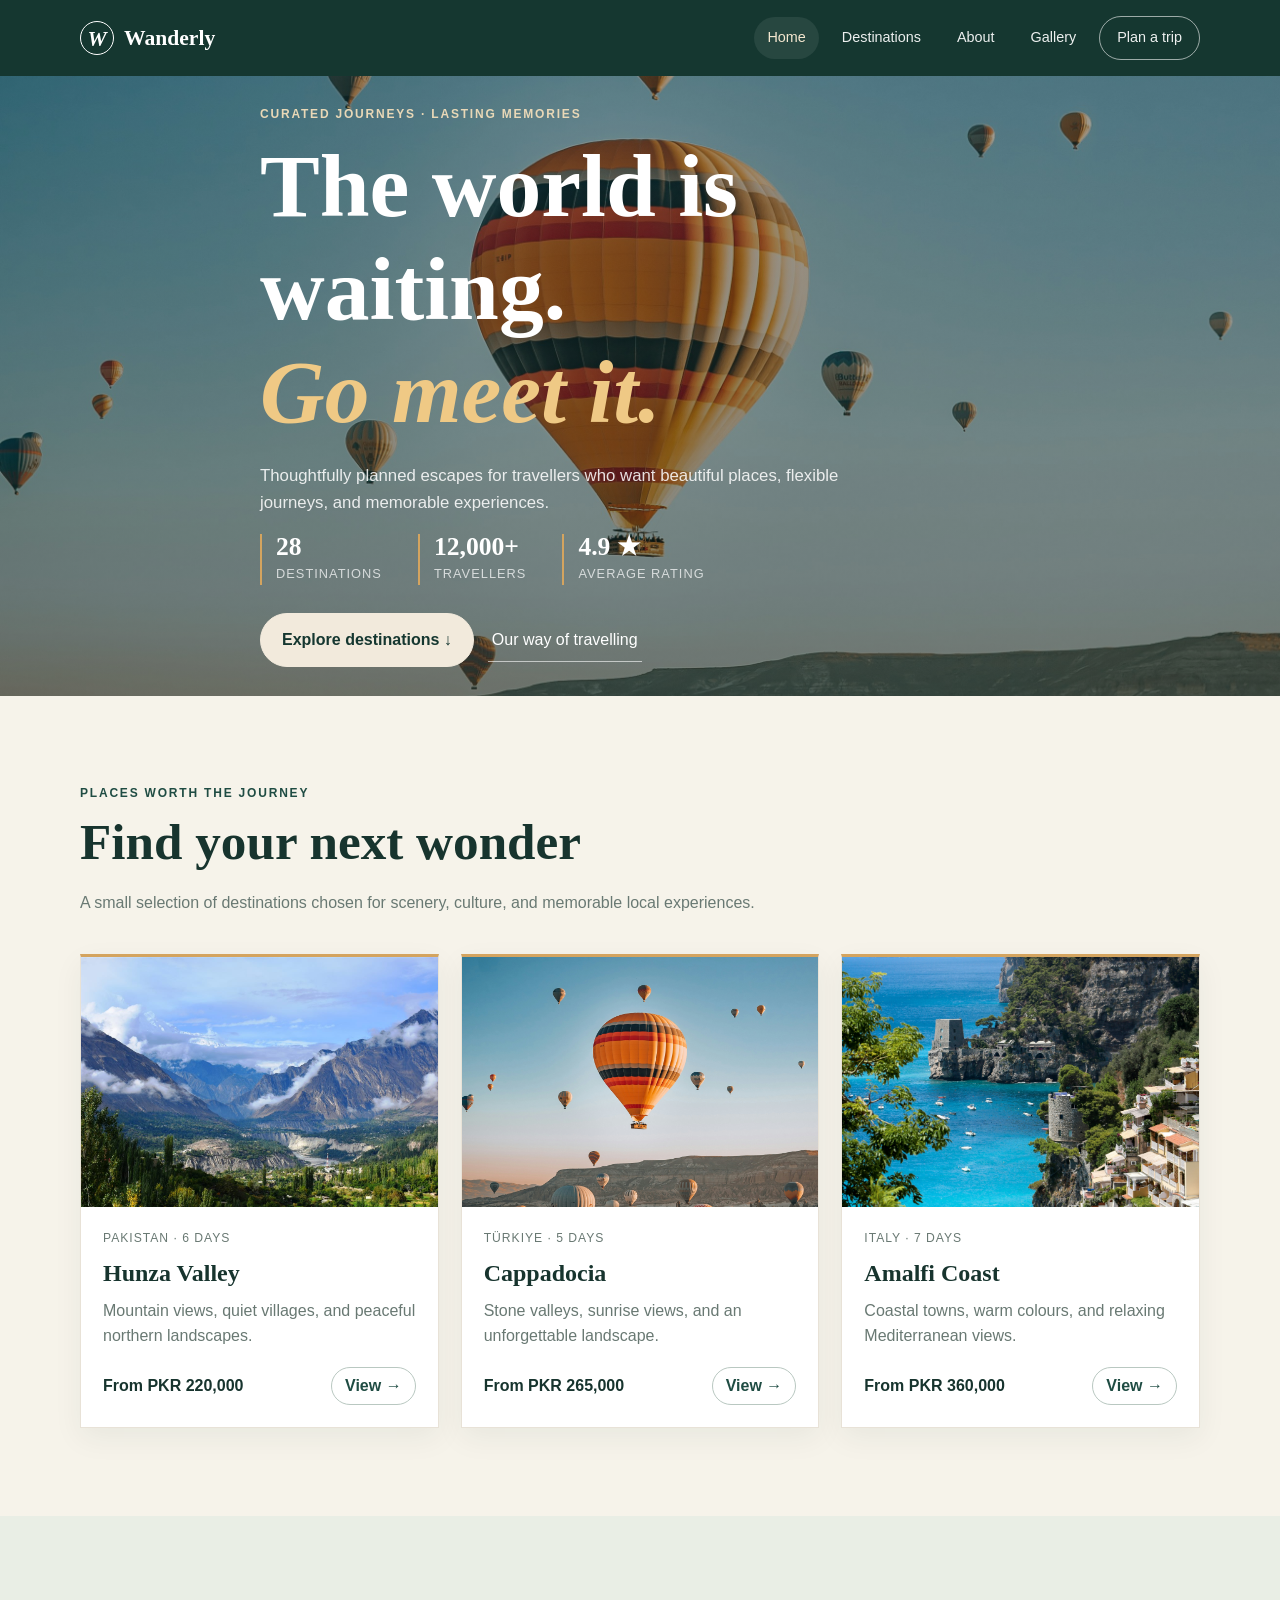
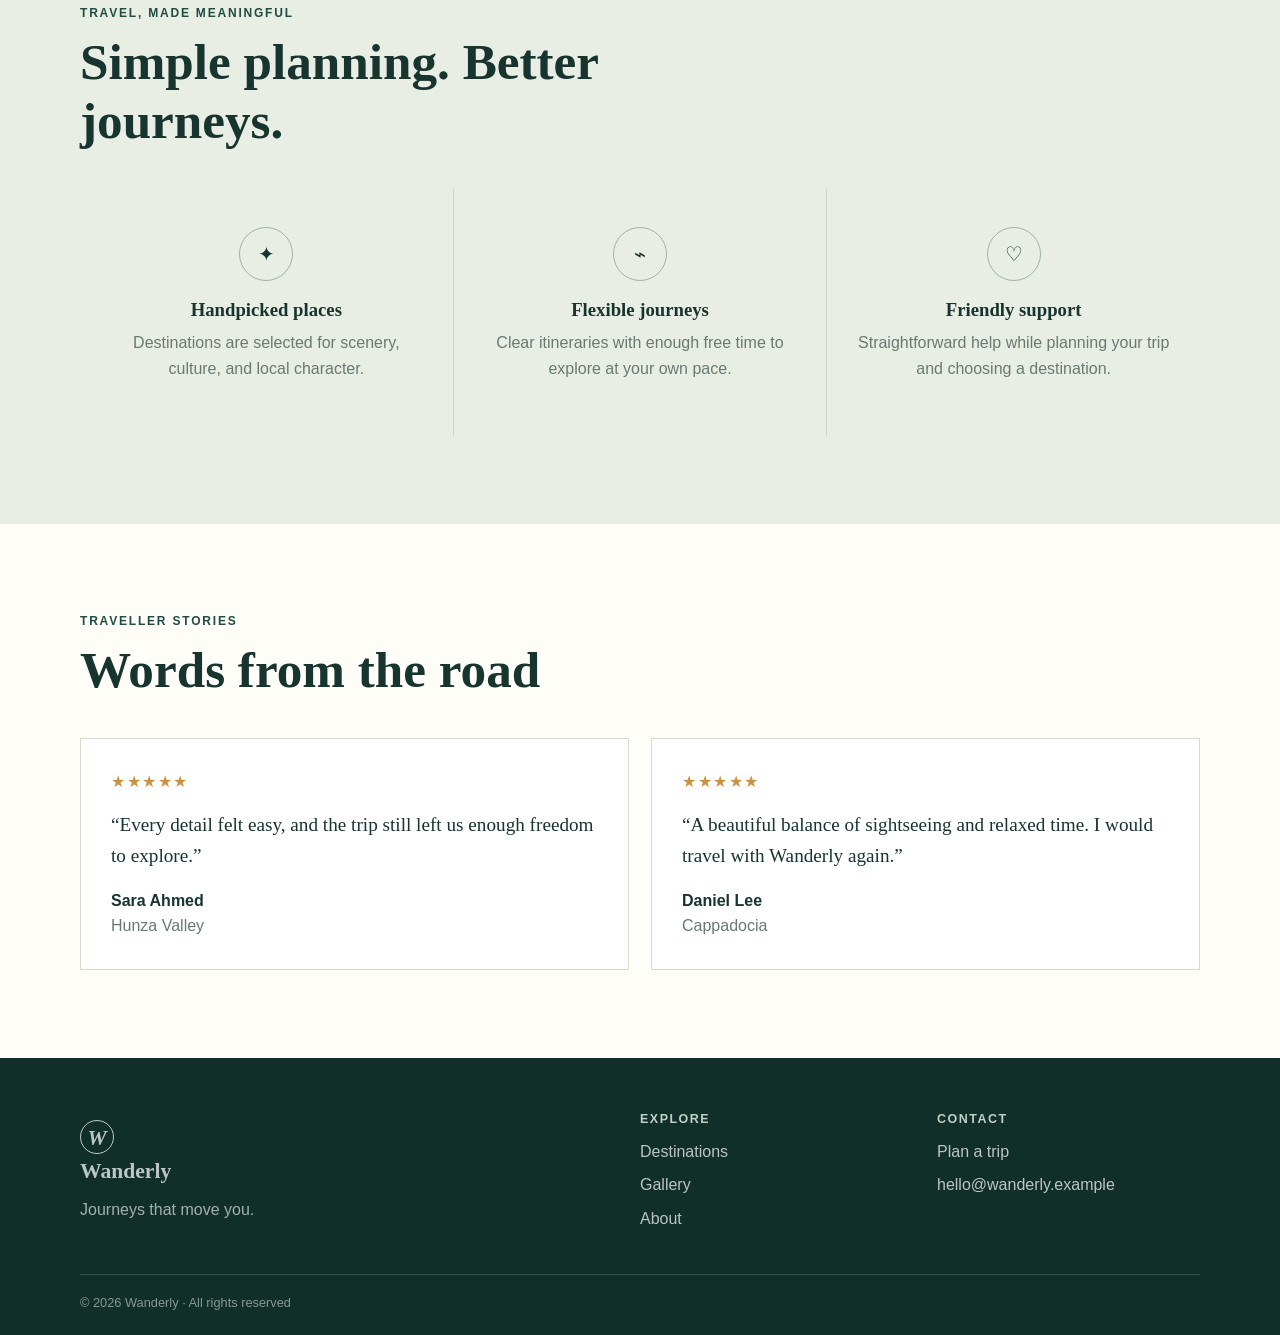
<file: index.html>
<!DOCTYPE html>
<html lang="en">
<head>
  <meta charset="UTF-8">
  <meta name="viewport" content="width=device-width, initial-scale=1.0">
  <link rel="icon" href="images/favicon.png" type="image/png">
  <title>Wanderly | Home</title>
  <link rel="stylesheet" href="css/style.css">
</head>
<body>
  <header class="site-header">
    <nav class="navbar container" aria-label="Main navigation">
      <a class="brand" href="index.html"><span class="brand-mark">W</span>Wanderly</a>
      <button class="menu-button" type="button" aria-label="Open navigation menu"><span></span><span></span><span></span></button>
      <div class="nav-links">
        <a class="active" href="index.html">Home</a>
        <a href="destinations.html">Destinations</a>
        <a href="about.html">About</a>
        <a href="gallery.html">Gallery</a>
        <a class="nav-cta" href="contact.html">Plan a trip</a>
      </div>
    </nav>
  </header>

  <main>
    <section class="hero">
      <div class="container hero-content">
        <p class="eyebrow">Curated journeys · Lasting memories</p>
        <h1>The world is waiting.<br><em>Go meet it.</em></h1>
        <p class="hero-copy">Thoughtfully planned escapes for travellers who want beautiful places, flexible journeys, and memorable experiences.</p>
        <div class="hero-stats">
          <div class="hero-stat"><strong>28</strong><span>Destinations</span></div>
          <div class="hero-stat"><strong>12,000+</strong><span>Travellers</span></div>
          <div class="hero-stat"><strong>4.9 ★</strong><span>Average Rating</span></div>
        </div>
        <div class="hero-actions">
          <a class="button button-primary" href="#featured-destinations">Explore destinations ↓</a>
          <a class="hero-link" href="about.html">Our way of travelling</a>
        </div>
      </div>
    </section>

    <section class="section" id="featured-destinations">
      <div class="container">
        <div class="section-intro">
          <p class="eyebrow">Places worth the journey</p>
          <h2>Find your next wonder</h2>
          <p class="muted">A small selection of destinations chosen for scenery, culture, and memorable local experiences.</p>
        </div>

        <div class="card-grid">
          <article class="card">
            <img src="images/hunza-valley.jpg" alt="Hunza Valley mountains">
            <div class="card-body"><p class="card-meta">Pakistan · 6 days</p><h3>Hunza Valley</h3><p class="muted">Mountain views, quiet villages, and peaceful northern landscapes.</p><div class="card-row"><span class="card-price">From PKR 220,000</span><a href="destinations.html">View →</a></div></div>
          </article>
          <article class="card">
            <img src="images/cappadocia.jpg" alt="Cappadocia landscape">
            <div class="card-body"><p class="card-meta">Türkiye · 5 days</p><h3>Cappadocia</h3><p class="muted">Stone valleys, sunrise views, and an unforgettable landscape.</p><div class="card-row"><span class="card-price">From PKR 265,000</span><a href="destinations.html">View →</a></div></div>
          </article>
          <article class="card">
            <img src="images/amalfi.jpg" alt="Amalfi Coast">
            <div class="card-body"><p class="card-meta">Italy · 7 days</p><h3>Amalfi Coast</h3><p class="muted">Coastal towns, warm colours, and relaxing Mediterranean views.</p><div class="card-row"><span class="card-price">From PKR 360,000</span><a href="destinations.html">View →</a></div></div>
          </article>
        </div>
      </div>
    </section>

    <section class="section services">
      <div class="container">
        <div class="section-intro"><p class="eyebrow">Travel, made meaningful</p><h2>Simple planning. Better journeys.</h2></div>
        <div class="service-grid">
          <article class="service-card"><span class="service-icon">✦</span><h3>Handpicked places</h3><p class="muted">Destinations are selected for scenery, culture, and local character.</p></article>
          <article class="service-card"><span class="service-icon">⌁</span><h3>Flexible journeys</h3><p class="muted">Clear itineraries with enough free time to explore at your own pace.</p></article>
          <article class="service-card"><span class="service-icon">♡</span><h3>Friendly support</h3><p class="muted">Straightforward help while planning your trip and choosing a destination.</p></article>
        </div>
      </div>
    </section>

    <section class="section testimonials">
      <div class="container">
        <div class="section-intro"><p class="eyebrow">Traveller stories</p><h2>Words from the road</h2></div>
        <div class="review-grid">
          <figure class="review"><div class="stars">★★★★★</div><blockquote>“Every detail felt easy, and the trip still left us enough freedom to explore.”</blockquote><figcaption><strong>Sara Ahmed</strong><br><span class="muted">Hunza Valley</span></figcaption></figure>
          <figure class="review"><div class="stars">★★★★★</div><blockquote>“A beautiful balance of sightseeing and relaxed time. I would travel with Wanderly again.”</blockquote><figcaption><strong>Daniel Lee</strong><br><span class="muted">Cappadocia</span></figcaption></figure>
        </div>
      </div>
    </section>
  </main>

  <footer class="footer">
    <div class="container footer-grid"><div><a class="brand" href="index.html"><span class="brand-mark">W</span>Wanderly</a><p>Journeys that move you.</p></div><div><h3>Explore</h3><a href="destinations.html">Destinations</a><a href="gallery.html">Gallery</a><a href="about.html">About</a></div><div><h3>Contact</h3><a href="contact.html">Plan a trip</a><a href="mailto:hello@wanderly.example">hello@wanderly.example</a></div></div>
    <div class="container copyright">© 2026 Wanderly · All rights reserved</div>
  </footer>
  <script src="js/script.js"></script>
</body>
</html>
</file>
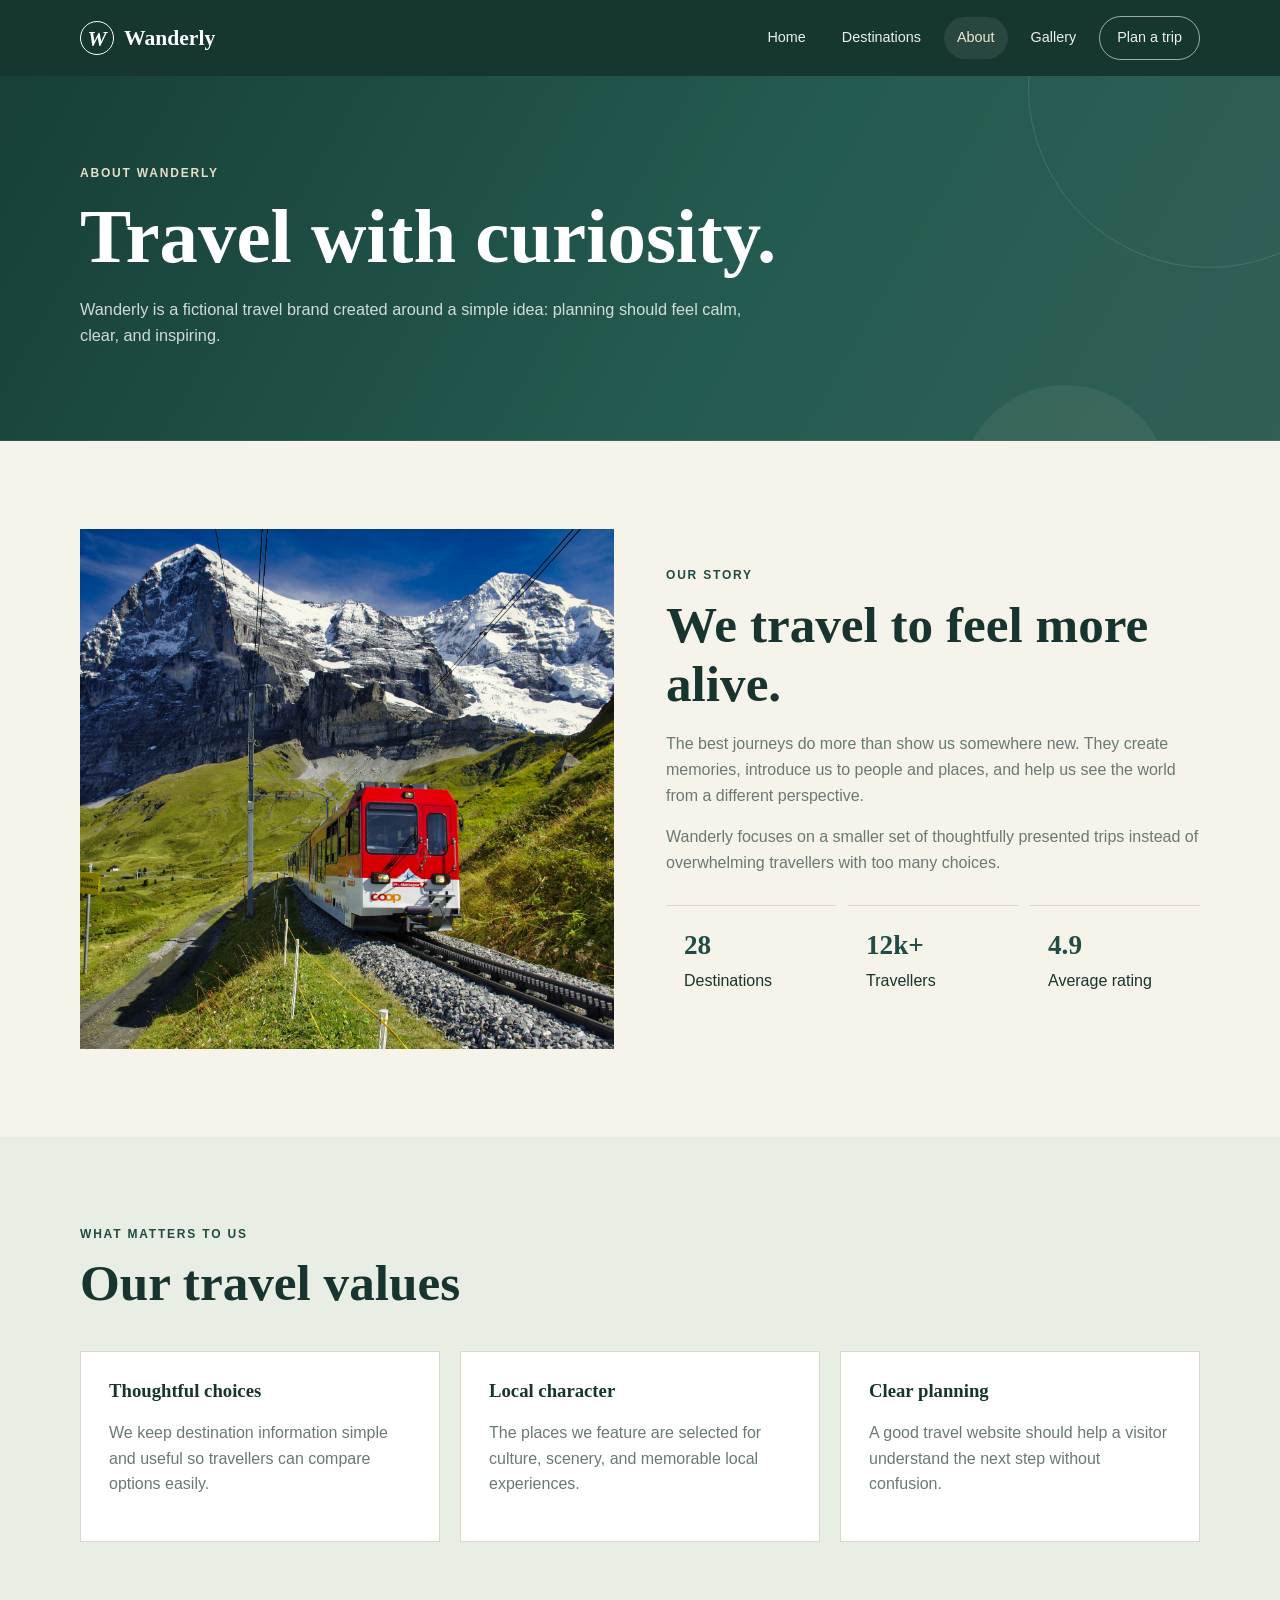
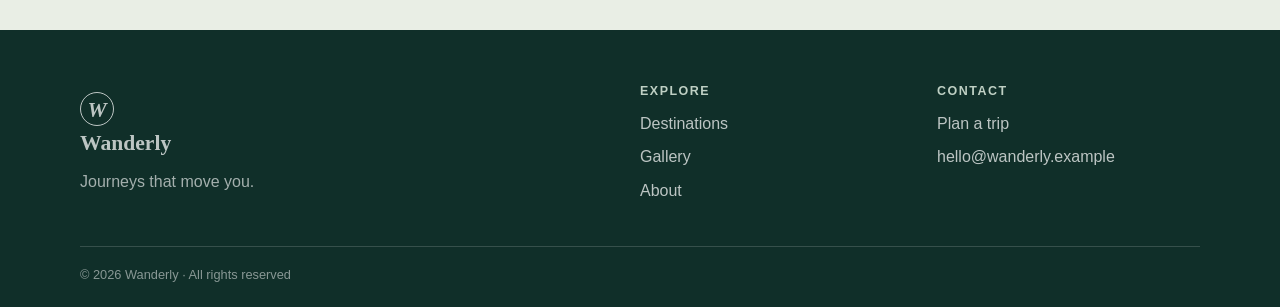
<file: about.html>
<!DOCTYPE html>
<html lang="en">
<head>
  <meta charset="UTF-8">
  <meta name="viewport" content="width=device-width, initial-scale=1.0">
  <link rel="icon" href="images/favicon.png" type="image/png">
  <title>Wanderly | About</title>
  <link rel="stylesheet" href="css/style.css">
</head>
<body>
  <header class="site-header"><nav class="navbar container" aria-label="Main navigation"><a class="brand" href="index.html"><span class="brand-mark">W</span>Wanderly</a><button class="menu-button" type="button" aria-label="Open navigation menu"><span></span><span></span><span></span></button><div class="nav-links"><a href="index.html">Home</a><a href="destinations.html">Destinations</a><a class="active" href="about.html">About</a><a href="gallery.html">Gallery</a><a class="nav-cta" href="contact.html">Plan a trip</a></div></nav></header>

  <main>
    <section class="page-hero"><div class="container"><p class="eyebrow">About Wanderly</p><h1>Travel with curiosity.</h1><p>Wanderly is a fictional travel brand created around a simple idea: planning should feel calm, clear, and inspiring.</p></div></section>

    <section class="section"><div class="container about-grid"><img src="images/swiss-alps.jpg" alt="Traveller viewing mountains"><div><p class="eyebrow">Our story</p><h2>We travel to feel more alive.</h2><p class="muted">The best journeys do more than show us somewhere new. They create memories, introduce us to people and places, and help us see the world from a different perspective.</p><p class="muted">Wanderly focuses on a smaller set of thoughtfully presented trips instead of overwhelming travellers with too many choices.</p><div class="stats"><div class="stat"><strong>28</strong><span>Destinations</span></div><div class="stat"><strong>12k+</strong><span>Travellers</span></div><div class="stat"><strong>4.9</strong><span>Average rating</span></div></div></div></div></section>

    <section class="section services"><div class="container"><div class="section-intro"><p class="eyebrow">What matters to us</p><h2>Our travel values</h2></div><div class="values-grid"><article class="value-box"><h3>Thoughtful choices</h3><p class="muted">We keep destination information simple and useful so travellers can compare options easily.</p></article><article class="value-box"><h3>Local character</h3><p class="muted">The places we feature are selected for culture, scenery, and memorable local experiences.</p></article><article class="value-box"><h3>Clear planning</h3><p class="muted">A good travel website should help a visitor understand the next step without confusion.</p></article></div></div></section>
  </main>

  <footer class="footer"><div class="container footer-grid"><div><a class="brand" href="index.html"><span class="brand-mark">W</span>Wanderly</a><p>Journeys that move you.</p></div><div><h3>Explore</h3><a href="destinations.html">Destinations</a><a href="gallery.html">Gallery</a><a href="about.html">About</a></div><div><h3>Contact</h3><a href="contact.html">Plan a trip</a><a href="mailto:hello@wanderly.example">hello@wanderly.example</a></div></div><div class="container copyright">© 2026 Wanderly · All rights reserved</div></footer>
  <script src="js/script.js"></script>
</body>
</html>
</file>
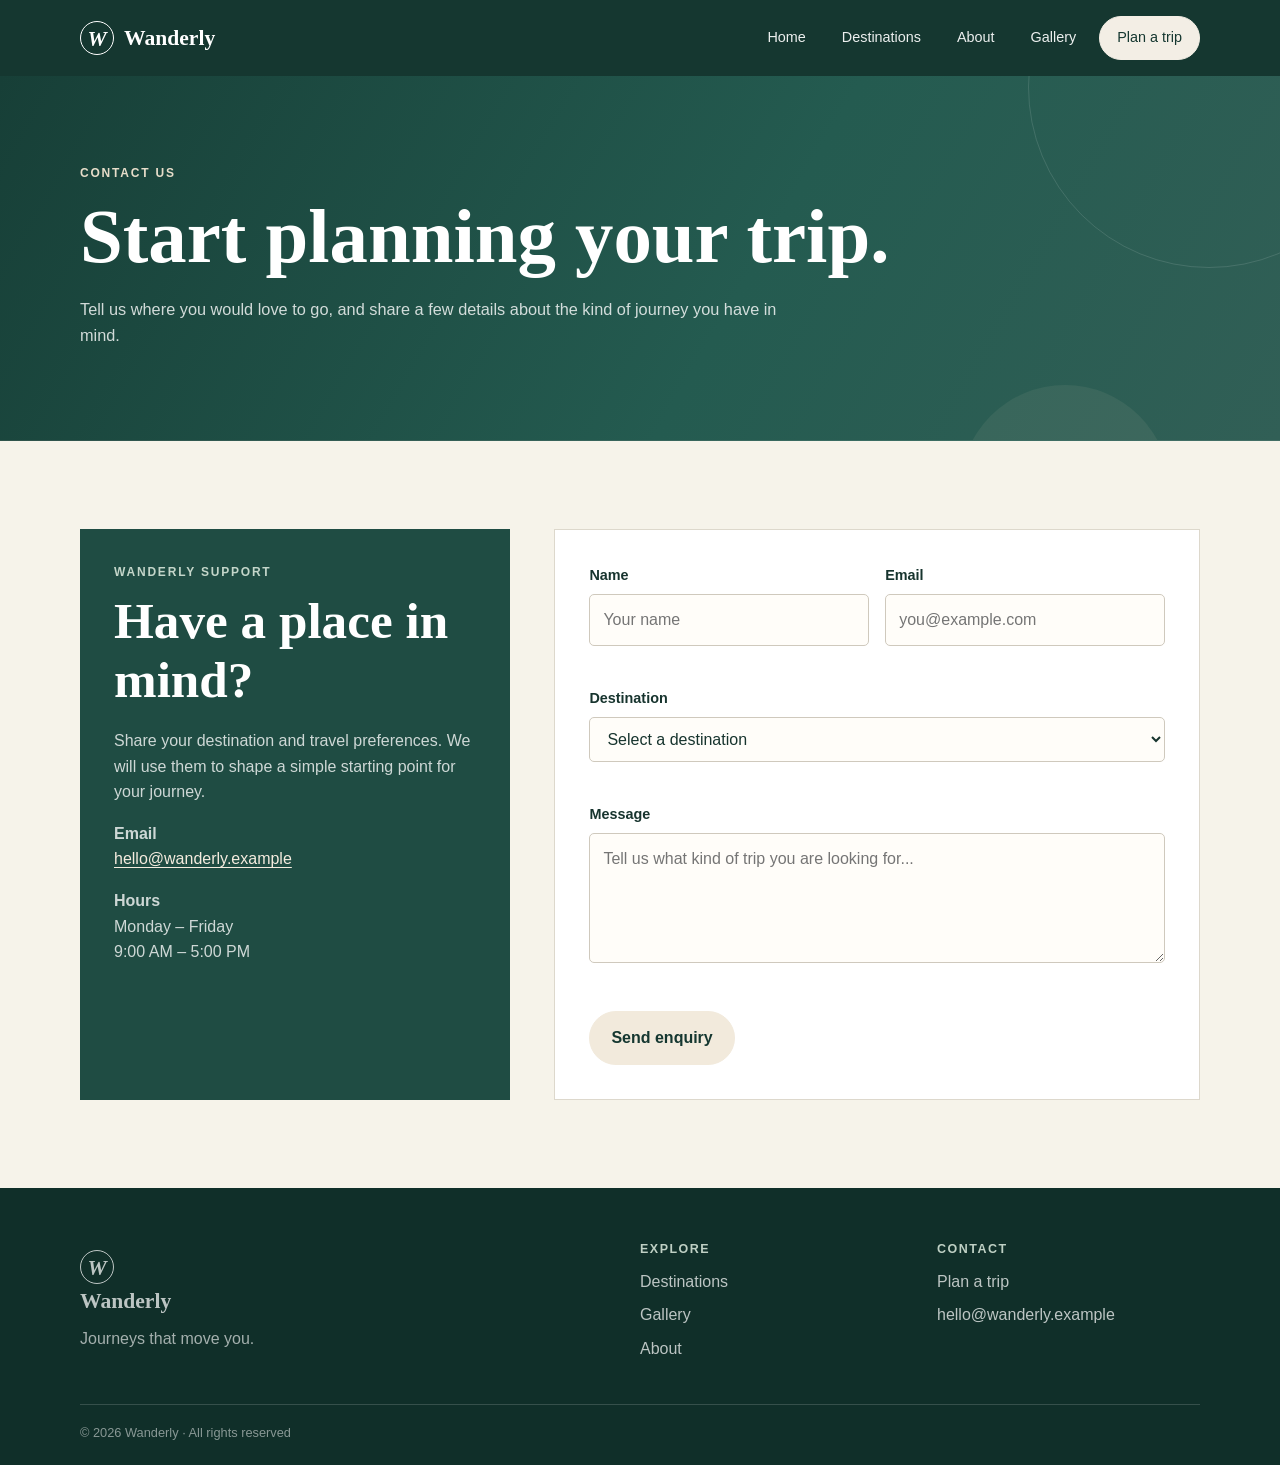
<file: contact.html>
<!DOCTYPE html>
<html lang="en">
<head>
  <meta charset="UTF-8">
  <meta name="viewport" content="width=device-width, initial-scale=1.0">
  <link rel="icon" href="images/favicon.png" type="image/png">
  <title>Wanderly | Contact</title>
  <link rel="stylesheet" href="css/style.css">
</head>
<body>
  <header class="site-header"><nav class="navbar container" aria-label="Main navigation"><a class="brand" href="index.html"><span class="brand-mark">W</span>Wanderly</a><button class="menu-button" type="button" aria-label="Open navigation menu"><span></span><span></span><span></span></button><div class="nav-links"><a href="index.html">Home</a><a href="destinations.html">Destinations</a><a href="about.html">About</a><a href="gallery.html">Gallery</a><a class="nav-cta active" href="contact.html">Plan a trip</a></div></nav></header>

  <main>
    <section class="page-hero"><div class="container"><p class="eyebrow">Contact us</p><h1>Start planning your trip.</h1><p>Tell us where you would love to go, and share a few details about the kind of journey you have in mind.</p></div></section>

    <section class="section"><div class="container contact-grid">
      <aside class="contact-info"><p class="eyebrow" style="color:#c4d6ca">Wanderly support</p><h2>Have a place in mind?</h2><p>Share your destination and travel preferences. We will use them to shape a simple starting point for your journey.</p><p><strong>Email</strong><br><a href="mailto:hello@wanderly.example">hello@wanderly.example</a></p><p><strong>Hours</strong><br>Monday – Friday<br>9:00 AM – 5:00 PM</p></aside>

      <form class="contact-form" id="contactForm" novalidate>
        <div class="form-row">
          <div class="form-group"><label for="name">Name</label><input id="name" type="text" placeholder="Your name"><p class="error" id="nameError"></p></div>
          <div class="form-group"><label for="email">Email</label><input id="email" type="email" placeholder="you@example.com"><p class="error" id="emailError"></p></div>
        </div>
        <div class="form-group"><label for="destination">Destination</label><select id="destination"><option value="">Select a destination</option><option>Hunza Valley</option><option>Cappadocia</option><option>Amalfi Coast</option><option>Bali</option><option>Kyoto</option><option>Swiss Alps</option></select><p class="error" id="destinationError"></p></div>
        <div class="form-group"><label for="message">Message</label><textarea id="message" placeholder="Tell us what kind of trip you are looking for..."></textarea><p class="error" id="messageError"></p></div>
        <button class="button button-primary" type="submit">Send enquiry</button>
        <p class="success-message" id="successMessage" role="status"></p>
      </form>
    </div></section>
  </main>

  <footer class="footer"><div class="container footer-grid"><div><a class="brand" href="index.html"><span class="brand-mark">W</span>Wanderly</a><p>Journeys that move you.</p></div><div><h3>Explore</h3><a href="destinations.html">Destinations</a><a href="gallery.html">Gallery</a><a href="about.html">About</a></div><div><h3>Contact</h3><a href="contact.html">Plan a trip</a><a href="mailto:hello@wanderly.example">hello@wanderly.example</a></div></div><div class="container copyright">© 2026 Wanderly · All rights reserved</div></footer>
  <script src="js/script.js"></script>
</body>
</html>
</file>
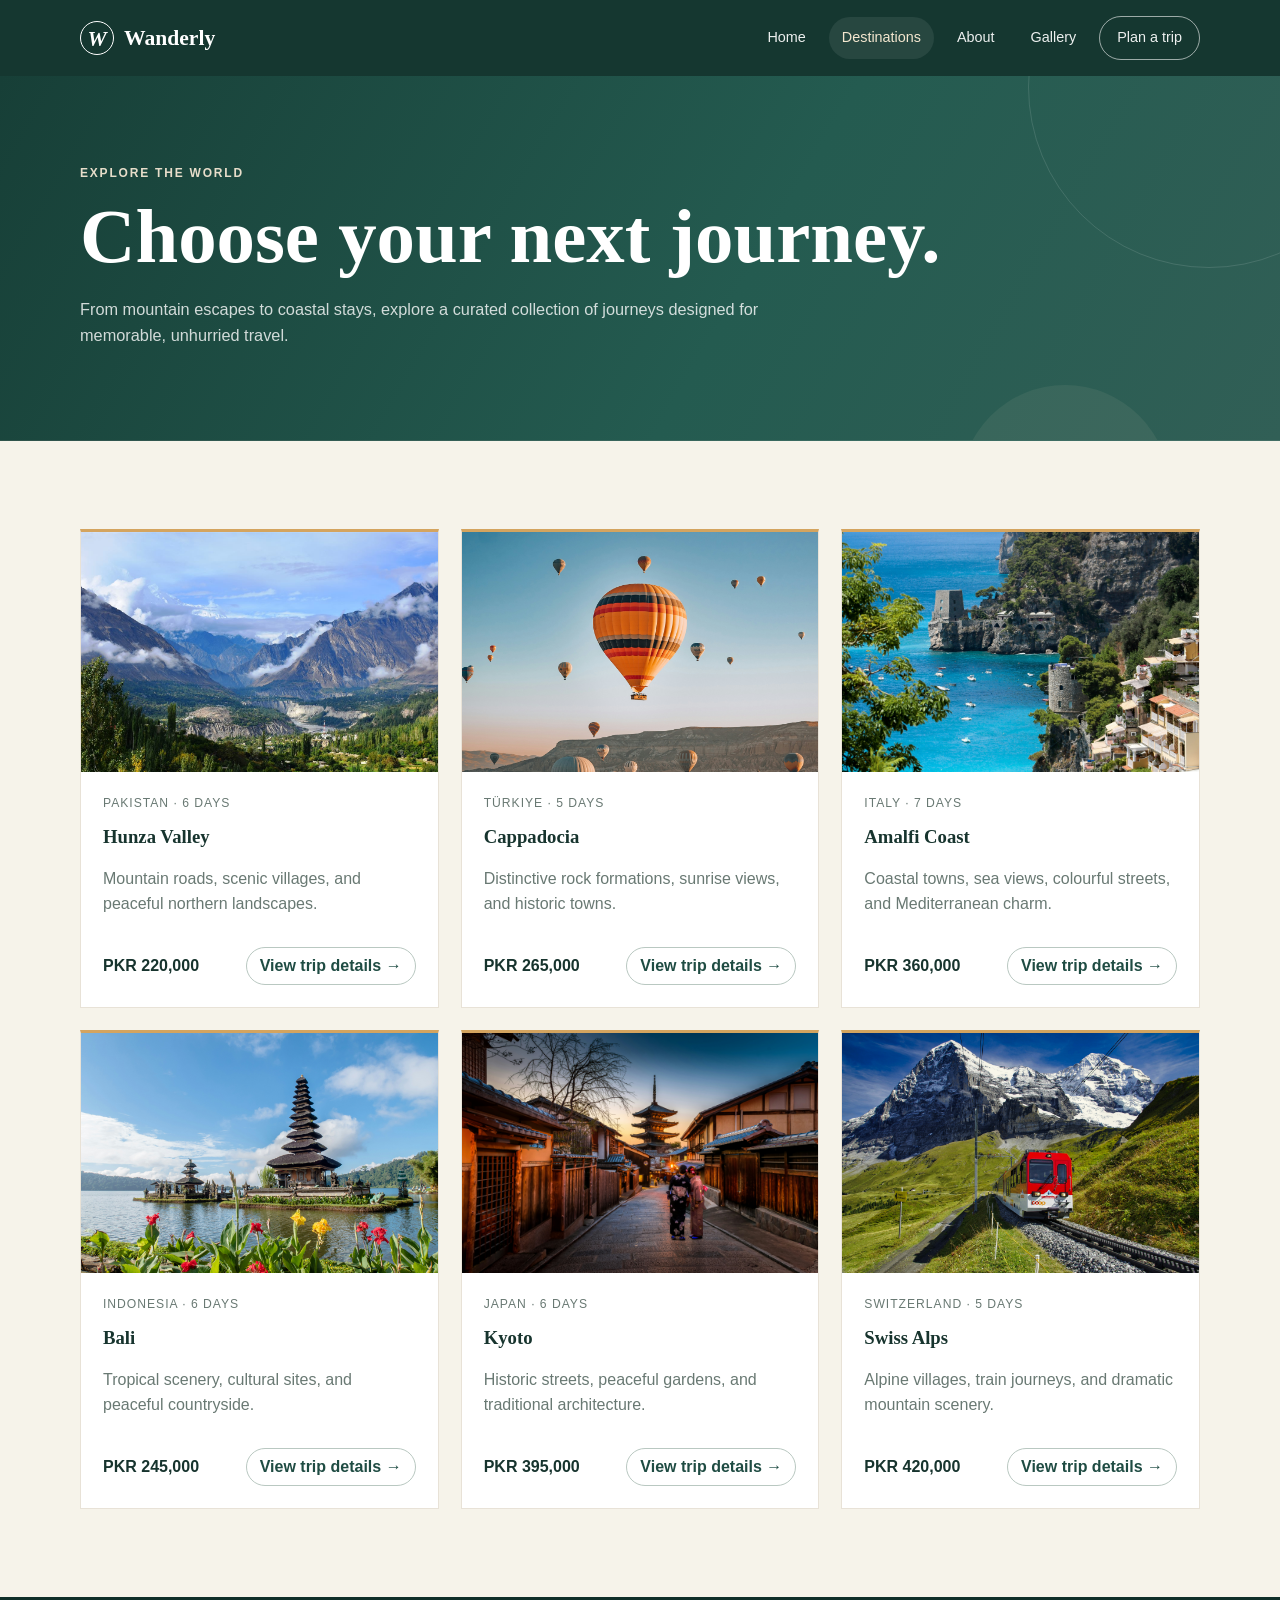
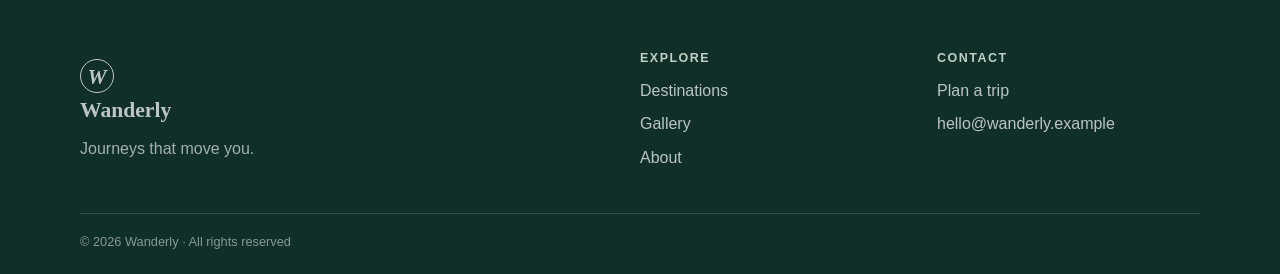
<file: destinations.html>
<!DOCTYPE html>
<html lang="en">
<head>
  <meta charset="UTF-8">
  <meta name="viewport" content="width=device-width, initial-scale=1.0">
  <link rel="icon" href="images/favicon.png" type="image/png">
  <title>Wanderly | Destinations</title>
  <link rel="stylesheet" href="css/style.css">
</head>
<body>
  <header class="site-header"><nav class="navbar container" aria-label="Main navigation"><a class="brand" href="index.html"><span class="brand-mark">W</span>Wanderly</a><button class="menu-button" type="button" aria-label="Open navigation menu"><span></span><span></span><span></span></button><div class="nav-links"><a href="index.html">Home</a><a class="active" href="destinations.html">Destinations</a><a href="about.html">About</a><a href="gallery.html">Gallery</a><a class="nav-cta" href="contact.html">Plan a trip</a></div></nav></header>

  <main>
    <section class="page-hero"><div class="container"><p class="eyebrow">Explore the world</p><h1>Choose your next journey.</h1><p>From mountain escapes to coastal stays, explore a curated collection of journeys designed for memorable, unhurried travel.</p></div></section>

    <section class="section"><div class="container"><div class="destination-grid">
      <article class="destination-card"><img src="images/hunza-valley.jpg" alt="Hunza Valley"><div class="card-body"><p class="card-meta">Pakistan · 6 days</p><h3>Hunza Valley</h3><p class="muted">Mountain roads, scenic villages, and peaceful northern landscapes.</p><div class="card-row"><span class="card-price">PKR 220,000</span><button class="text-button details-button" data-name="Hunza Valley" data-country="Pakistan · 6 days" data-description="A six-day trip focused on scenic drives, mountain viewpoints, local villages, and relaxed exploration in northern Pakistan.">View trip details →</button></div></div></article>
      <article class="destination-card"><img src="images/cappadocia.jpg" alt="Cappadocia"><div class="card-body"><p class="card-meta">Türkiye · 5 days</p><h3>Cappadocia</h3><p class="muted">Distinctive rock formations, sunrise views, and historic towns.</p><div class="card-row"><span class="card-price">PKR 265,000</span><button class="text-button details-button" data-name="Cappadocia" data-country="Türkiye · 5 days" data-description="A five-day journey with valley walks, viewpoints, historic areas, and time to enjoy Cappadocia's famous sunrise atmosphere.">View trip details →</button></div></div></article>
      <article class="destination-card"><img src="images/amalfi.jpg" alt="Amalfi Coast"><div class="card-body"><p class="card-meta">Italy · 7 days</p><h3>Amalfi Coast</h3><p class="muted">Coastal towns, sea views, colourful streets, and Mediterranean charm.</p><div class="card-row"><span class="card-price">PKR 360,000</span><button class="text-button details-button" data-name="Amalfi Coast" data-country="Italy · 7 days" data-description="A seven-day coastal escape combining seaside towns, scenic viewpoints, local food, and plenty of relaxed walking time.">View trip details →</button></div></div></article>
      <article class="destination-card"><img src="images/bali.jpg" alt="Bali"><div class="card-body"><p class="card-meta">Indonesia · 6 days</p><h3>Bali</h3><p class="muted">Tropical scenery, cultural sites, and peaceful countryside.</p><div class="card-row"><span class="card-price">PKR 245,000</span><button class="text-button details-button" data-name="Bali" data-country="Indonesia · 6 days" data-description="A six-day tropical trip with cultural stops, green landscapes, relaxed mornings, and time near the coast.">View trip details →</button></div></div></article>
      <article class="destination-card"><img src="images/kyoto.jpg" alt="Kyoto"><div class="card-body"><p class="card-meta">Japan · 6 days</p><h3>Kyoto</h3><p class="muted">Historic streets, peaceful gardens, and traditional architecture.</p><div class="card-row"><span class="card-price">PKR 395,000</span><button class="text-button details-button" data-name="Kyoto" data-country="Japan · 6 days" data-description="A six-day city journey built around temples, gardens, historic neighbourhoods, and calm cultural experiences.">View trip details →</button></div></div></article>
      <article class="destination-card"><img src="images/swiss-alps.jpg" alt="Swiss Alps"><div class="card-body"><p class="card-meta">Switzerland · 5 days</p><h3>Swiss Alps</h3><p class="muted">Alpine villages, train journeys, and dramatic mountain scenery.</p><div class="card-row"><span class="card-price">PKR 420,000</span><button class="text-button details-button" data-name="Swiss Alps" data-country="Switzerland · 5 days" data-description="A five-day alpine escape with mountain views, scenic train routes, small towns, and easy outdoor exploration.">View trip details →</button></div></div></article>
    </div></div></section>
  </main>

  <div class="modal" id="destinationModal" role="dialog" aria-modal="true" aria-labelledby="modalTitle"><div class="modal-box"><button class="modal-close" type="button" aria-label="Close modal">×</button><p class="eyebrow" id="modalCountry"></p><h2 id="modalTitle">Destination</h2><p class="muted" id="modalText"></p><ul class="modal-list"><li>Flexible daily schedule</li><li>Selected sightseeing stops</li><li>Time for independent exploration</li></ul><a class="button button-primary" href="contact.html">Ask about this trip</a></div></div>

  <footer class="footer"><div class="container footer-grid"><div><a class="brand" href="index.html"><span class="brand-mark">W</span>Wanderly</a><p>Journeys that move you.</p></div><div><h3>Explore</h3><a href="destinations.html">Destinations</a><a href="gallery.html">Gallery</a><a href="about.html">About</a></div><div><h3>Contact</h3><a href="contact.html">Plan a trip</a><a href="mailto:hello@wanderly.example">hello@wanderly.example</a></div></div><div class="container copyright">© 2026 Wanderly · All rights reserved</div></footer>
  <script src="js/script.js"></script>
</body>
</html>
</file>
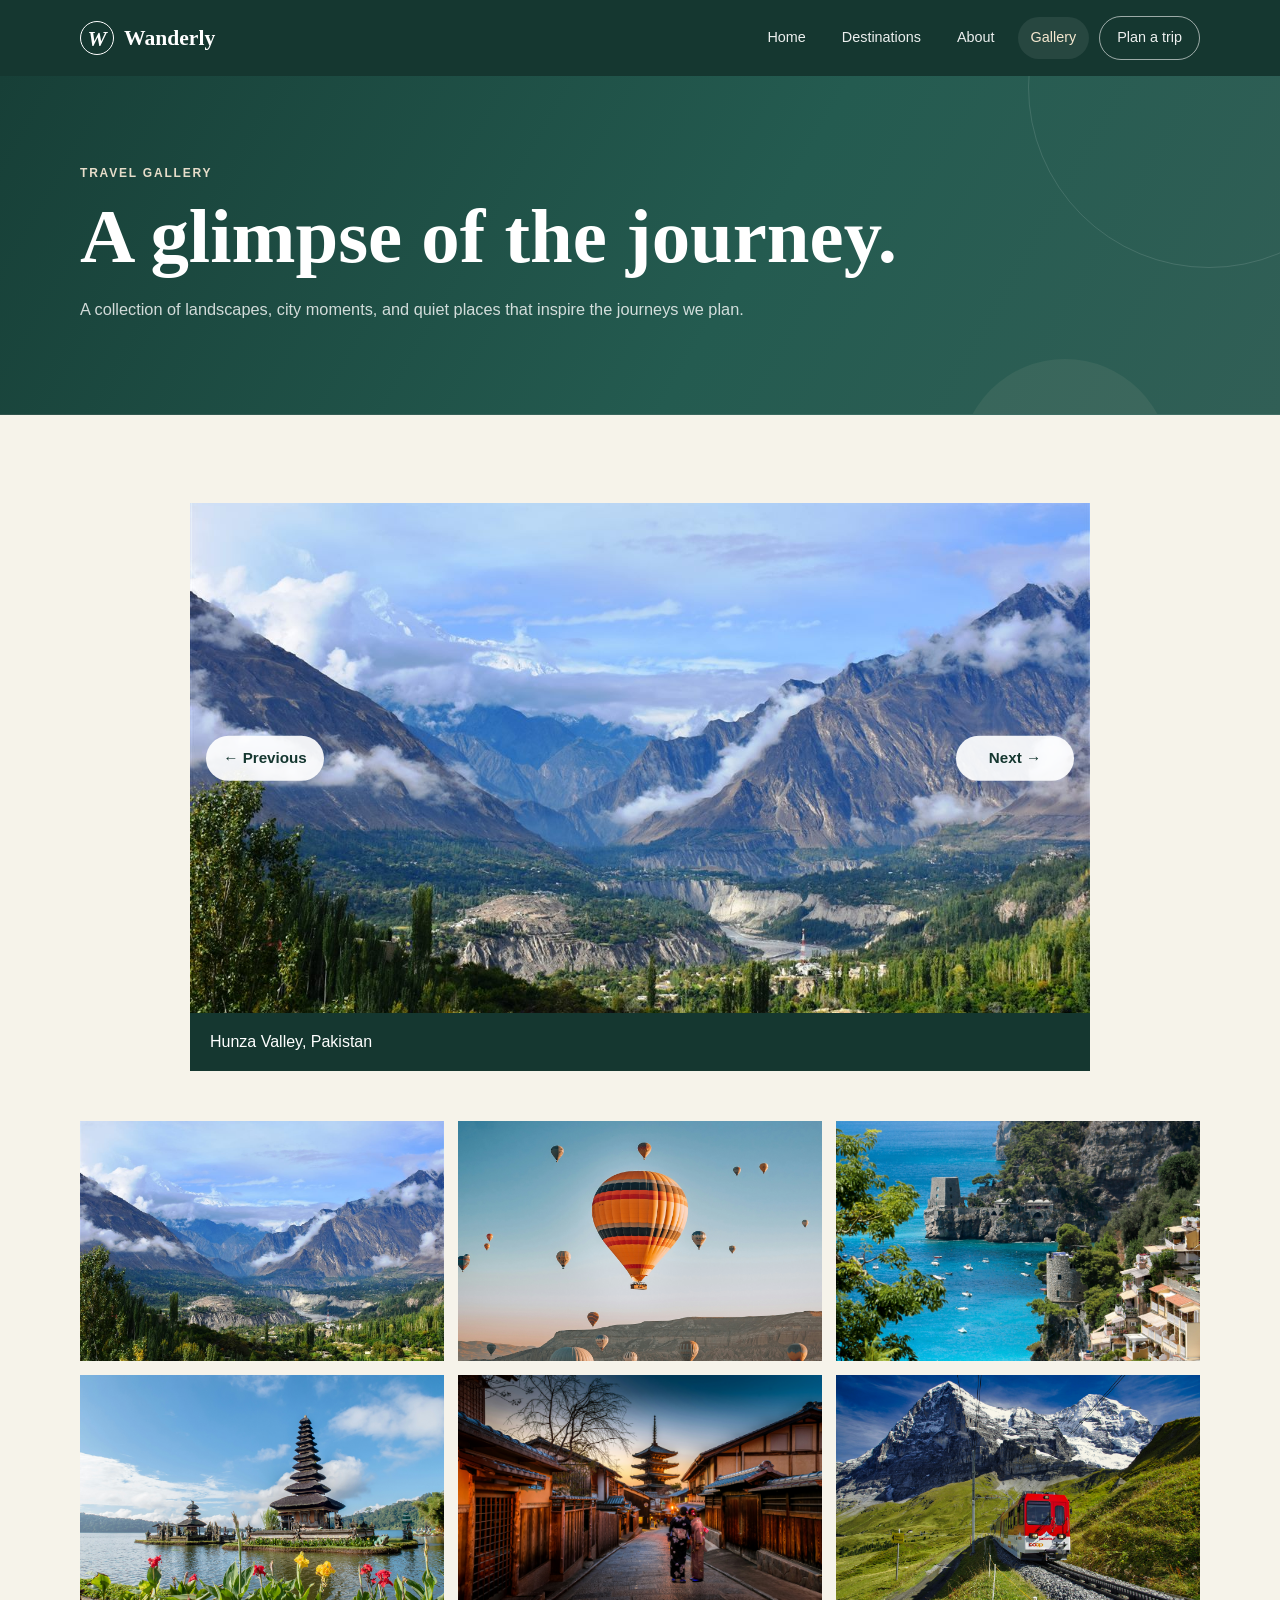
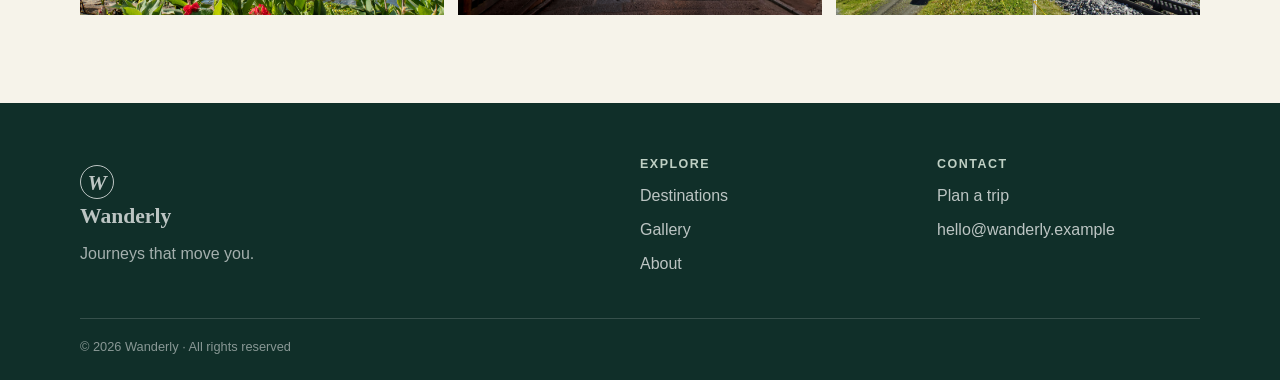
<file: gallery.html>
<!DOCTYPE html>
<html lang="en">
<head>
  <meta charset="UTF-8">
  <meta name="viewport" content="width=device-width, initial-scale=1.0">
  <link rel="icon" href="images/favicon.png" type="image/png">
  <title>Wanderly | Gallery</title>
  <link rel="stylesheet" href="css/style.css">
</head>

<body>

  <header class="site-header">
    <nav class="navbar container" aria-label="Main navigation">

      <a class="brand" href="index.html">
        <span class="brand-mark">W</span>
        Wanderly
      </a>

      <button class="menu-button" type="button" aria-label="Open navigation menu">
        <span></span>
        <span></span>
        <span></span>
      </button>

      <div class="nav-links">
        <a href="index.html">Home</a>
        <a href="destinations.html">Destinations</a>
        <a href="about.html">About</a>
        <a class="active" href="gallery.html">Gallery</a>
        <a class="nav-cta" href="contact.html">Plan a trip</a>
      </div>

    </nav>
  </header>

  <main>

    <section class="page-hero">
      <div class="container">
        <p class="eyebrow">Travel gallery</p>

        <h1>A glimpse of the journey.</h1>

        <p>
          A collection of landscapes, city moments, and quiet places
          that inspire the journeys we plan.
        </p>
      </div>
    </section>

    <section class="section">
      <div class="container">

        <div class="slider">

          <img
            id="sliderImage"
            src="images/hunza-valley.jpg"
            alt="Hunza Valley, Pakistan"
          >

          <button
            class="slider-button prev"
            type="button"
            aria-label="Previous image"
          >
            ← Previous
          </button>

          <button
            class="slider-button next"
            type="button"
            aria-label="Next image"
          >
            Next →
          </button>

          <div class="slider-caption" id="sliderCaption">
            Hunza Valley, Pakistan
          </div>

        </div>

        <div class="gallery-grid">
          <img
            src="images/hunza-valley.jpg"
            alt="Hunza Valley mountains"
          >

          <img
            src="images/cappadocia.jpg"
            alt="Cappadocia landscape"
          >

          <img
            src="images/amalfi.jpg"
            alt="Amalfi Coast"
          >

          <img
            src="images/bali.jpg"
            alt="Bali landscape"
          >

          <img
            src="images/kyoto.jpg"
            alt="Kyoto street"
          >

          <img
            src="images/swiss-alps.jpg"
            alt="Swiss Alps"
          >
        </div>

      </div>
    </section>

  </main>

  <footer class="footer">

    <div class="container footer-grid">

      <div>
        <a class="brand" href="index.html">
          <span class="brand-mark">W</span>
          Wanderly
        </a>

        <p>Journeys that move you.</p>
      </div>

      <div>
        <h3>Explore</h3>
        <a href="destinations.html">Destinations</a>
        <a href="gallery.html">Gallery</a>
        <a href="about.html">About</a>
      </div>

      <div>
        <h3>Contact</h3>
        <a href="contact.html">Plan a trip</a>
        <a href="mailto:hello@wanderly.example">
          hello@wanderly.example
        </a>
      </div>

    </div>

    <div class="container copyright">
      © 2026 Wanderly · All rights reserved
    </div>

  </footer>

  <script src="js/script.js"></script>

</body>
</html>
</file>
<file: css/style.css>
:root {
  --forest: #1f4c43;
  --forest-dark: #153730;
  --cream: #f6f3ea;
  --sand: #e7ddca;
  --gold: #d4a45f;
  --ink: #17342e;
  --muted: #697973;
  --white: #ffffff;
  --line: #ddd8cc;
}

* { box-sizing: border-box; }
html { scroll-behavior: smooth; }
body {
  margin: 0;
  font-family: Arial, Helvetica, sans-serif;
  color: var(--ink);
  background: var(--cream);
  line-height: 1.6;
}
a { color: inherit; text-decoration: none; }
img { display: block; width: 100%; }
button, input, select, textarea { font: inherit; }
button { cursor: pointer; }
.container { width: min(1120px, calc(100% - 36px)); margin: 0 auto; }

/* Shared header / navigation */
.site-header { background: var(--forest-dark); color: var(--white); position: sticky; top: 0; z-index: 20; }
.navbar { min-height: 76px; display: flex; align-items: center; justify-content: space-between; }
.brand { display: flex; align-items: center; gap: 10px; font-family: Georgia, 'Times New Roman', serif; font-size: 1.35rem; font-weight: 700; }
.brand-mark { width: 34px; height: 34px; border: 1px solid currentColor; border-radius: 50%; display: grid; place-items: center; font-style: italic; }
.nav-links { display: flex; gap: 10px; align-items: center; }
.nav-links a { font-size: .9rem; padding: 9px 13px; border-radius: 999px; color: rgba(255,255,255,.92); transition: transform 0.2s ease, background 0.2s ease;}
.nav-links a:not(.nav-cta):hover { background: rgba(255,255,255,.10); color: var(--white);transform: translateY(-1px); }
.nav-links a:not(.nav-cta).active { background: rgba(255,255,255,.08); color: #f4e7cf; }
.nav-cta { border: 1px solid rgba(255,255,255,.58); padding: 9px 17px !important; border-radius: 999px; }
.menu-button { display: none; background: none; border: 0; padding: 6px; }
.menu-button span { display: block; width: 24px; height: 2px; margin: 5px 0; background: white; }

/* Typography / common sections */
.eyebrow { margin: 0 0 10px; color: var(--forest); font-size: .75rem; font-weight: 700; letter-spacing: .15em; text-transform: uppercase; }
h1, h2, h3 { font-family: Georgia, 'Times New Roman', serif; line-height: 1.15; }
h1, h2, h3, p { margin-top: 0; }
h2 { font-size: clamp(2.1rem, 4vw, 3.7rem); margin-bottom: 18px; }
.section { padding: 88px 0; }
#featured-destinations { scroll-margin-top: 76px; }
.section-intro { max-width: 700px; margin-bottom: 38px; }
.muted { color: var(--muted); }
.button { display: inline-block; border: 0; border-radius: 999px; padding: 13px 21px; font-weight: 700; }
.button-primary { background: #f2eadc; color: var(--forest-dark); border: 1px solid #f2eadc; }
.button-primary:hover { background: #dbe8e2; border-color: #dbe8e2; }
.button-outline { border: 1px solid var(--forest); color: var(--forest); background: transparent; }

/* Home */
/* Hero stats strip */
.hero-stats { display: flex; gap: 36px; margin-bottom: 28px; flex-wrap: wrap; }
.hero-stat { border-left: 2px solid var(--gold); padding-left: 14px; }
.hero-stat strong { display: block; font-family: Georgia, 'Times New Roman', serif; font-size: 1.6rem; color: white; line-height: 1; }
.hero-stat span { font-size: .8rem; color: rgba(255,255,255,.72); letter-spacing: .08em; text-transform: uppercase; }

.hero {
  min-height: 620px;
  color: white;
  display: flex;
  align-items: center;
  background:
    linear-gradient(rgba(12,40,34,.38), rgba(12,40,34,.52)),
    url('../images/cappadocia.jpg') center/cover;
}
.hero-content { max-width: 760px; }
.hero .eyebrow { color: #e9d8b7; }
.hero h1 { font-size: clamp(3.2rem, 7vw, 6.2rem); margin-bottom: 20px; }
.hero h1 em { color: #efc985; }
.hero p.hero-copy { max-width: 610px; color: rgba(255,255,255,.86); font-size: 1.05rem; }
.hero-actions { display: flex; gap: 14px; align-items: center; flex-wrap: wrap; margin-top: 28px; }
.hero-link { color: white; border-bottom: 1px solid rgba(255,255,255,.6); padding: 9px 4px; }

.card-grid { display: grid; grid-template-columns: repeat(3, 1fr); gap: 22px; }
.card { background: white; border: 1px solid #e8e2d7; border-top: 3px solid var(--gold); box-shadow: 0 10px 28px rgba(23,52,46,.06); }
.card img { height: 250px; object-fit: cover; }
.card-body { padding: 22px; }
.card-meta { color: var(--muted); font-size: .76rem; letter-spacing: .08em; text-transform: uppercase; }
.card h3 { font-size: 1.5rem; margin-bottom: 10px; }
.card-row { display: flex; justify-content: space-between; align-items: center; gap: 14px; margin-top: 18px; }
.card-price { font-weight: 700; }
.text-button { border: 0; background: none; padding: 0; color: var(--forest); font-weight: 700; }

.services { background: #e9eee5; }
.service-grid { display: grid; grid-template-columns: repeat(3, 1fr); gap: 1px; background: #cbd6ca; }
.service-card { background: #e9eee5; padding: 38px 30px; text-align: center; }
.service-icon { width: 54px; height: 54px; margin: 0 auto 18px; border: 1px solid #9fb2a4; border-radius: 50%; display: grid; place-items: center; font-size: 1.25rem; }
.service-card h3 { margin-bottom: 10px; }

.testimonials { background: #fffdf8; }
.review-grid { display: grid; grid-template-columns: 1fr 1fr; gap: 22px; }
.review { margin: 0; padding: 30px; border: 1px solid var(--line); background: white; }
.stars { color: #cc9142; letter-spacing: .1em; }
.review blockquote { margin: 16px 0; font-family: Georgia, 'Times New Roman', serif; font-size: 1.2rem; }

/* Inner-page hero */
.page-hero {
  position: relative;
  overflow: hidden;
  background: linear-gradient(120deg, #173f37 0%, #245b50 58%, #315f56 100%);
  color: white;
  padding: 88px 0 76px;
  border-bottom: 1px solid rgba(255,255,255,.10);
}
.page-hero::before {
  content: "";
  position: absolute;
  width: 360px;
  height: 360px;
  right: -110px;
  top: -170px;
  border: 1px solid rgba(255,255,255,.12);
  border-radius: 50%;
}
.page-hero::after {
  content: "";
  position: absolute;
  width: 210px;
  height: 210px;
  right: 110px;
  bottom: -155px;
  background: rgba(231,221,202,.07);
  border-radius: 50%;
}
.page-hero .container { position: relative; z-index: 1; }
.page-hero .eyebrow { color: #e7ddca; }
.page-hero h1 { font-size: clamp(2.7rem, 6vw, 5rem); margin-bottom: 14px; max-width: 980px; }
.page-hero p:last-child { max-width: 700px; color: rgba(255,255,255,.80); font-size: 1.02rem; }

/* About */
.about-grid { display: grid; grid-template-columns: 1fr 1fr; gap: 52px; align-items: center; }
.about-grid img { height: 520px; object-fit: cover; }
.stats { display: grid; grid-template-columns: repeat(3, 1fr); gap: 12px; margin-top: 30px; }
.stat { padding: 18px; border-top: 1px solid var(--line); }
.stat strong { display: block; font-family: Georgia, 'Times New Roman', serif; font-size: 1.7rem; color: var(--forest); }
.values-grid { display: grid; grid-template-columns: repeat(3, 1fr); gap: 20px; }
.value-box { padding: 28px; background: white; border: 1px solid var(--line); }

/* Destinations */
.destination-grid { display: grid; grid-template-columns: repeat(3, 1fr); gap: 22px; }
.destination-card { background: white; border: 1px solid #e8e2d7; border-top: 3px solid var(--gold); }
.destination-card img { height: 240px; object-fit: cover; }
.destination-card .card-body { min-height: 235px; display: flex; flex-direction: column; }
.destination-card .card-row { margin-top: auto; }

/* Modal */
.modal { display: none; position: fixed; inset: 0; z-index: 100; background: rgba(10,26,22,.7); padding: 20px; }
.modal.show { display: grid; place-items: center; }
.modal-box { position: relative; width: min(560px, 100%); background: white; padding: 32px; border-radius: 8px; }
.modal-close { position: absolute; right: 14px; top: 12px; border: 0; background: none; font-size: 1.7rem; color: var(--ink); }
.modal-list { padding-left: 20px; color: var(--muted); }

/* Gallery / slider */
.slider { position: relative; max-width: 900px; margin: 0 auto 50px; background: var(--forest-dark); }
.slider img { height: 510px; object-fit: cover; }
.slider-caption { color: white; padding: 16px 20px; }
.slider-button {
  position: absolute;
  top: 45%;
  transform: translateY(-50%);
  border: 0;
  border-radius: 999px;
  background: rgba(255,255,255,.92);
  color: var(--forest-dark);
  font-size: .95rem;
  font-weight: 700;
  padding: 10px 16px;
  min-width: 118px;
  white-space: nowrap;
}
.slider-button.prev { left: 16px; }
.slider-button.next { right: 16px; }
.gallery-grid { display: grid; grid-template-columns: repeat(3, 1fr); gap: 14px; }
.gallery-grid img { height: 240px; object-fit: cover; }

/* Contact */
.contact-grid { display: grid; grid-template-columns: .8fr 1.2fr; gap: 44px; }
.contact-info { background: var(--forest); color: white; padding: 34px; }
.contact-info p { color: rgba(255,255,255,.78); }
.contact-info a { color: #f5ecdf; text-decoration: underline; text-underline-offset: 3px; }
.contact-info a:hover { color: white; }
.contact-form { background: white; padding: 34px; border: 1px solid var(--line); }
.form-row { display: grid; grid-template-columns: 1fr 1fr; gap: 16px; }
.form-group { margin-bottom: 18px; }
.form-group label { display: block; margin-bottom: 7px; font-weight: 700; font-size: .9rem; }
.form-group input, .form-group select, .form-group textarea { width: 100%; border: 1px solid #cfc9bd; border-radius: 5px; padding: 12px 13px; background: #fffdf9; color: var(--ink); }
.form-group textarea { min-height: 130px; resize: vertical; }
.error { min-height: 18px; margin: 5px 0 0; color: #a93a31; font-size: .78rem; }
.success-message { display: none; margin: 16px 0 0; padding: 12px 14px; background: #e8f3e8; color: #245735; border: 1px solid #b9d5bd; }
.success-message.show { display: block; }

/* Footer */
.footer { background: #102f29; color: white; padding: 54px 0 22px; }
.footer-grid { display: grid; grid-template-columns: 2fr 1fr 1fr; gap: 34px; padding-bottom: 34px; }
.footer h3 { font-family: Arial, Helvetica, sans-serif; font-size: .78rem; text-transform: uppercase; letter-spacing: .12em; color: #bfd0c4; }
.footer a { display: block; margin: 8px 0; color: rgba(255,255,255,.72); }
.footer p { color: rgba(255,255,255,.62); }
.copyright { border-top: 1px solid rgba(255,255,255,.16); padding-top: 18px; color: rgba(255,255,255,.5); font-size: .8rem; }

@media (max-width: 900px) {
  .menu-button { display: block; }
  .nav-links {
    display: none;
    position: absolute;
    top: 76px;
    left: 0;
    right: 0;
    padding: 22px 28px;
    background: var(--forest-dark);
    flex-direction: column;
    align-items: flex-start;
    border-top: 1px solid rgba(255,255,255,.15);
  }
  .nav-links.open { display: flex; }
  .card-grid, .destination-grid { grid-template-columns: repeat(2, 1fr); }
  .service-grid, .values-grid { grid-template-columns: 1fr; }
  .about-grid, .contact-grid { grid-template-columns: 1fr; }
  .about-grid img { height: 420px; }
  .gallery-grid { grid-template-columns: repeat(2, 1fr); }
}

@media (max-width: 600px) {
  .section { padding: 68px 0; }
  .hero { min-height: 560px; }
  .hero h1 { font-size: 3.25rem; }
  .card-grid, .destination-grid, .review-grid, .gallery-grid, .form-row { grid-template-columns: 1fr; }
  .stats { grid-template-columns: 1fr; }
  .slider img { height: 340px; }
  .footer-grid { grid-template-columns: 1fr; }
}

/* ── Hover & transition effects ── */
/* Hover & transition effects */
a, button { transition: color .22s ease, background .22s ease, border-color .22s ease, box-shadow .22s ease, transform .22s ease; }

/* Main navigation: subtle pill hover instead of a gold fill */
.nav-cta:hover,
.nav-cta.active {
  background: #f3eee5;
  color: var(--forest-dark) !important;
  border-color: #f3eee5;
}

/* Shared buttons: warm neutral base, soft sage hover */
.button-primary:hover {
  background: #dbe8e2;
  border-color: #dbe8e2;
  color: var(--forest-dark);
  transform: translateY(-2px);
  box-shadow: 0 8px 20px rgba(12,40,34,.16);
}
.button-outline:hover { background: var(--forest); color: white; }
.hero-link:hover { color: #f4e7cf; border-color: #f4e7cf; }

/* Cards */
.card,
.destination-card { transition: box-shadow .25s ease, transform .25s ease; overflow: hidden; }
.card:hover,
.destination-card:hover { transform: translateY(-5px); box-shadow: 0 18px 40px rgba(23,52,46,.13); }
.card img,
.destination-card img { transition: transform .4s ease; }
.card:hover img,
.destination-card:hover img { transform: scale(1.04); }

/* Home View links + destination View details buttons */
.card-row > a,
.text-button {
  display: inline-flex;
  align-items: center;
  justify-content: center;
  min-height: 38px;
  padding: 7px 13px;
  border: 1px solid #b9c8c1;
  border-radius: 999px;
  background: transparent;
  color: var(--forest);
  font-weight: 700;
  line-height: 1;
}
.card-row > a:hover,
.text-button:hover {
  background: var(--forest);
  color: white;
  border-color: var(--forest);
  transform: translateY(-1px);
}

/* Supporting interactive elements */
.service-card { transition: background .25s ease, box-shadow .25s ease; }
.service-card:hover { background: #dfe9dd; box-shadow: inset 0 0 0 1px #a9baad; }
.service-icon { transition: transform .25s ease; }
.service-card:hover .service-icon { transform: scale(1.1); }
.gallery-grid img { transition: transform .35s ease, opacity .3s ease; cursor: pointer; }
.gallery-grid img:hover { transform: scale(1.035); opacity: .9; }
.slider-button:hover { background: #e7eee9; color: var(--forest-dark); transform: translateY(-50%) scale(1.08); }
.modal-close:hover { color: #a93a31; transform: rotate(90deg); }
.footer a:hover { color: #f2dfbd; }
.value-box { transition: box-shadow .25s ease, transform .25s ease; }
.value-box:hover { transform: translateY(-4px); box-shadow: 0 12px 28px rgba(23,52,46,.10); }
.brand:hover { opacity: .86; }

/* Form focus */
.form-group input:focus,
.form-group select:focus,
.form-group textarea:focus {
  outline: none;
  border-color: var(--forest);
  box-shadow: 0 0 0 3px rgba(31,76,67,.12);
}
</file>
